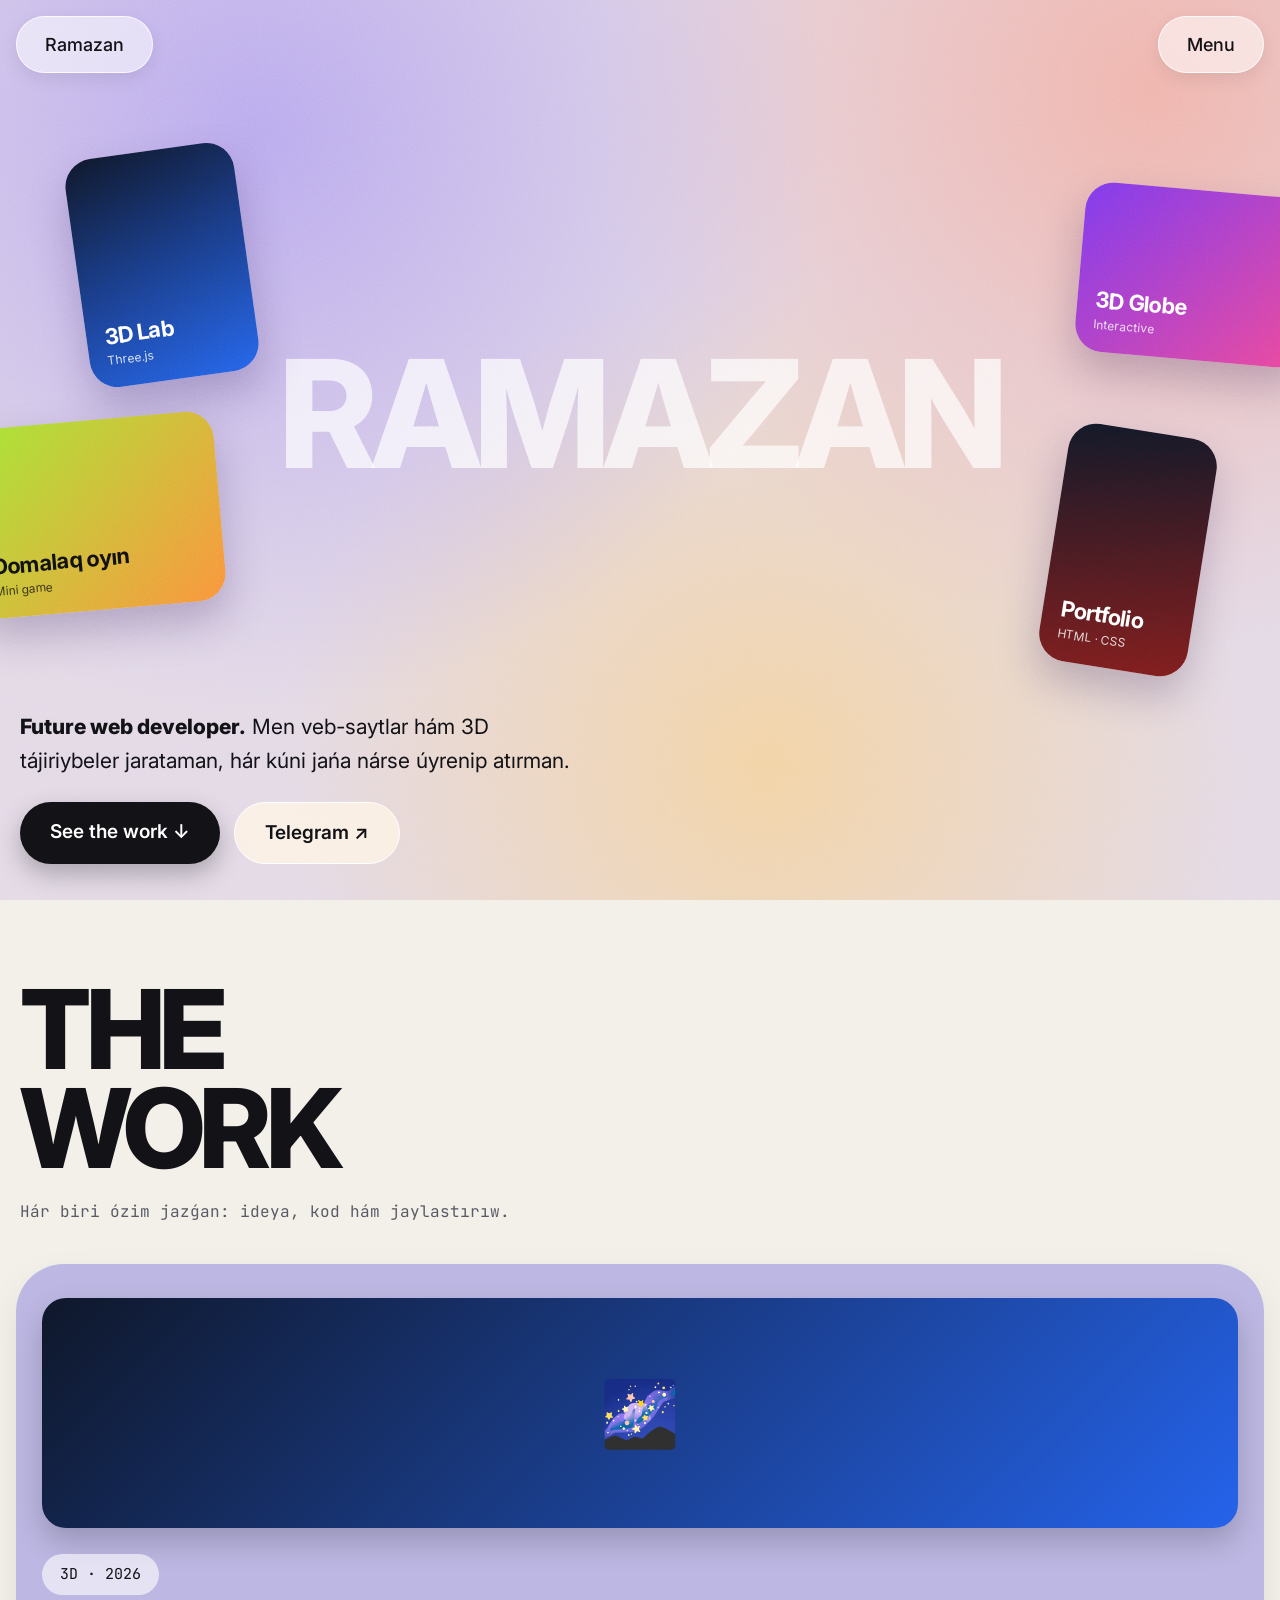
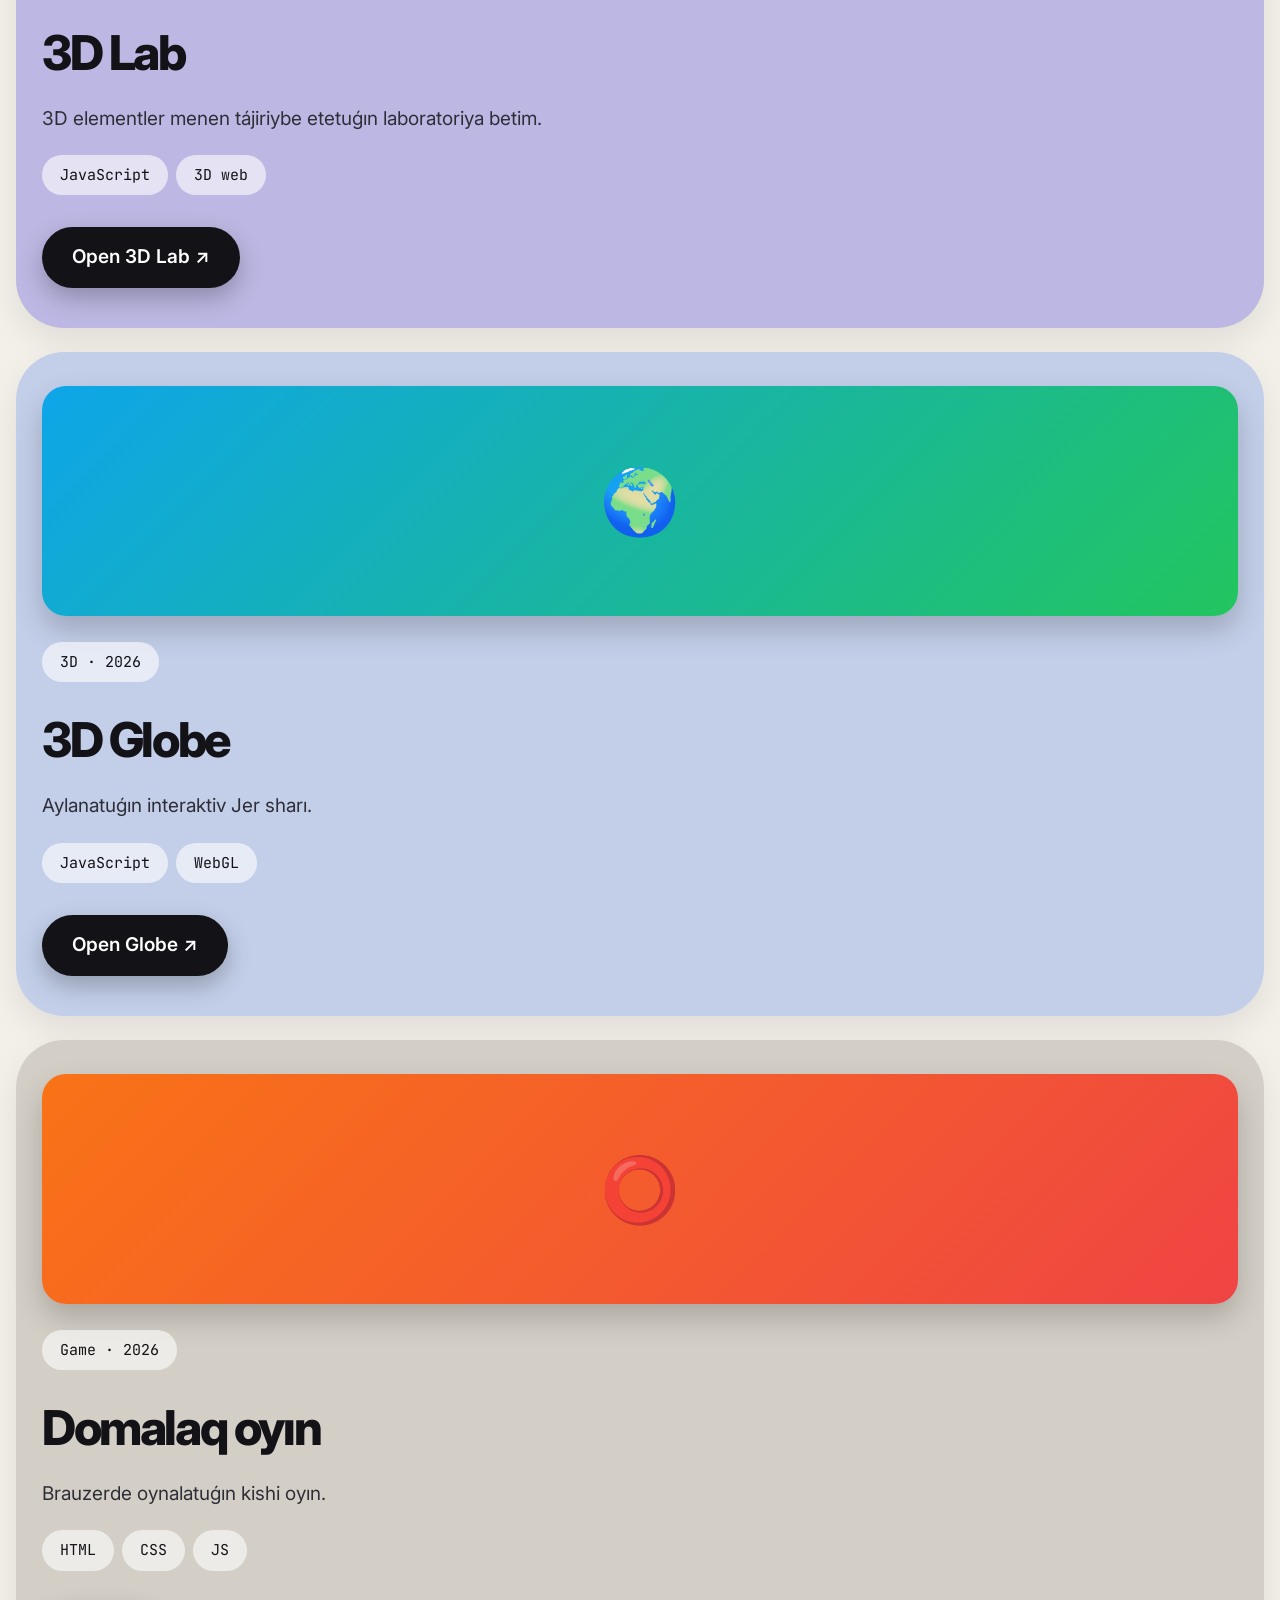
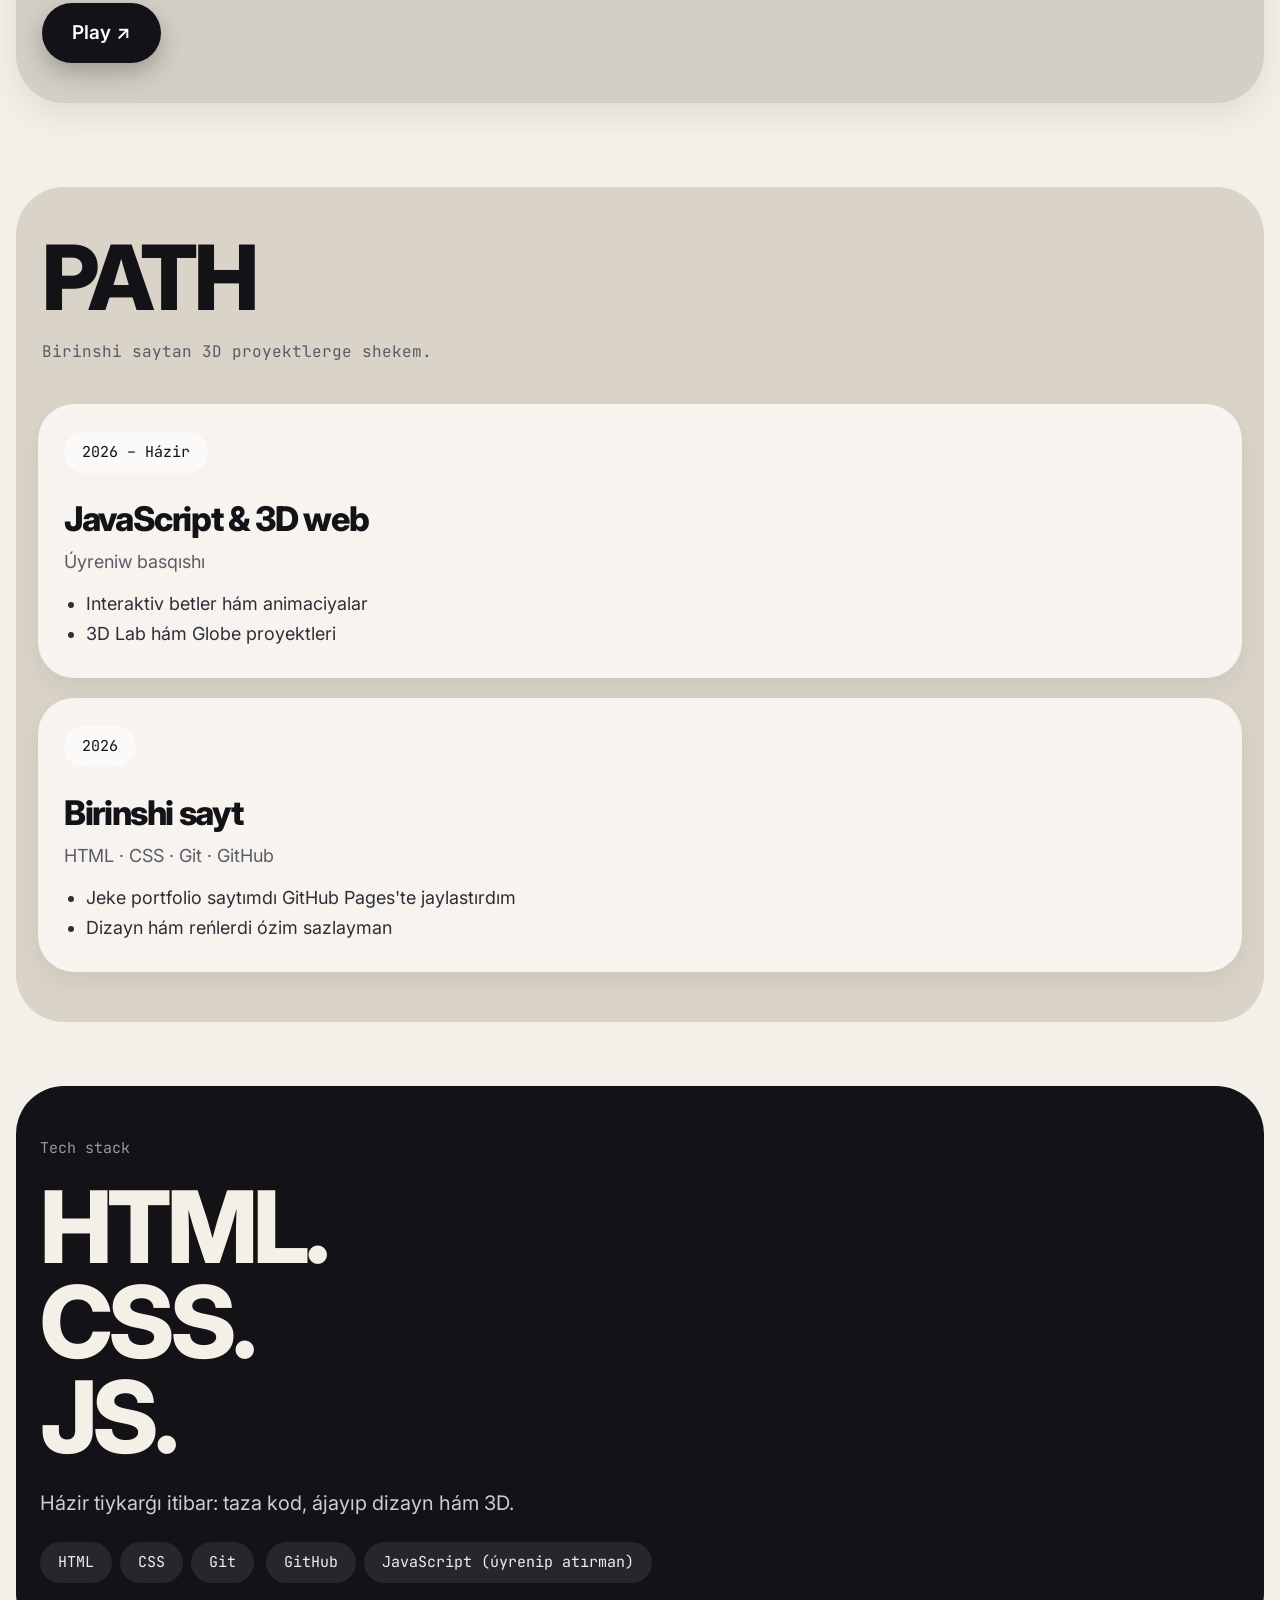
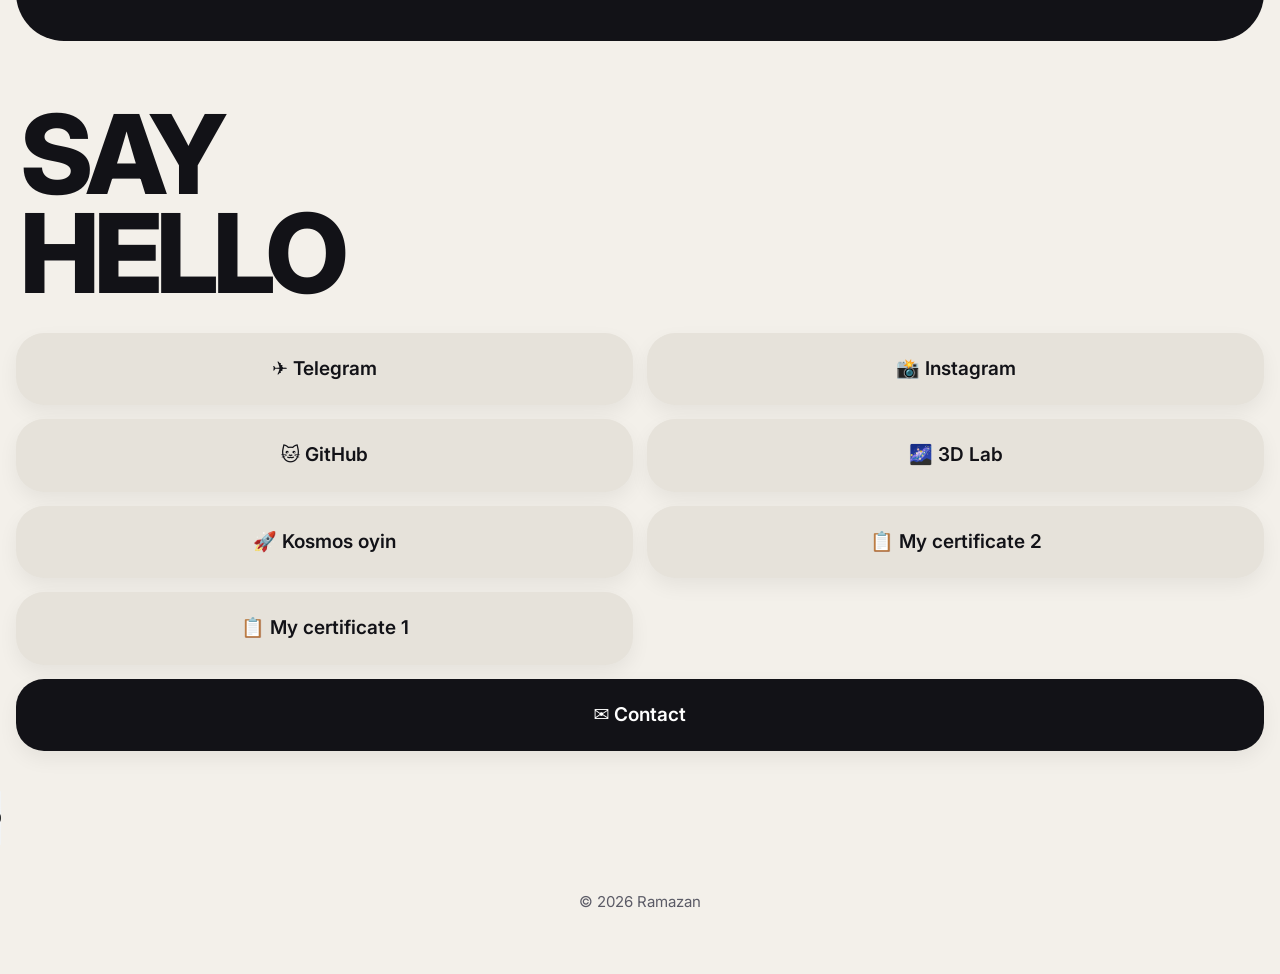
<file: index.html>
<!DOCTYPE html>
<html lang="kaa">
<head>
<meta charset="UTF-8">
<meta name="viewport" content="width=device-width, initial-scale=1">
<title>Ramazan Portfolio</title>
<link rel="preconnect" href="https://fonts.googleapis.com">
<link href="https://fonts.googleapis.com/css2?family=Inter:wght@400;500;600;800&family=JetBrains+Mono:wght@400;500&display=swap" rel="stylesheet">
<style>
:root{
  --bg:#f3f0ea;
  --ink:#121217;
  --muted:#5b5b66;
  --card:#f7f4ef;
  --dark:#121217;
}
*{margin:0;padding:0;box-sizing:border-box}
html{scroll-behavior:smooth}
body{
  background:var(--bg);color:var(--ink);
  font-family:'Inter',system-ui,sans-serif;
  overflow-x:hidden;line-height:1.5;
}
a{color:inherit;text-decoration:none}
.mono{font-family:'JetBrains Mono',monospace}

/* ===== NAV ===== */
.nav{
  position:fixed;top:16px;left:16px;right:16px;z-index:50;
  display:flex;justify-content:space-between;
}
.pill{
  padding:14px 28px;border-radius:999px;
  font-size:18px;font-weight:500;color:var(--ink);
  background:rgba(255,255,255,.55);
  border:1px solid rgba(255,255,255,.8);
  backdrop-filter:blur(14px);-webkit-backdrop-filter:blur(14px);
  box-shadow:0 6px 18px rgba(0,0,0,.08);
  cursor:pointer;font-family:inherit;
}

/* ===== MENU ===== */
.menu{
  position:fixed;inset:0;z-index:40;
  display:flex;align-items:flex-start;justify-content:center;
  padding:100px 16px 16px;
  background:rgba(243,240,234,.35);
  backdrop-filter:blur(6px);-webkit-backdrop-filter:blur(6px);
  opacity:0;pointer-events:none;transition:opacity .3s;
}
.menu.open{opacity:1;pointer-events:auto}
.menu-box{
  width:100%;max-width:520px;background:#e6e2da;border-radius:36px;
  padding:28px 30px;box-shadow:0 20px 50px rgba(0,0,0,.18);
  transform:translateY(-20px) scale(.97);transition:transform .35s;
}
.menu.open .menu-box{transform:none}
.menu-box a.big{
  display:block;font-size:46px;font-weight:800;letter-spacing:-.04em;
  line-height:1.2;margin:10px 0;
}
.menu-box .cta{
  display:block;text-align:center;margin-top:20px;
  background:var(--dark);color:#fff;border-radius:999px;
  padding:18px;font-weight:600;font-size:20px;
}

/* ===== HERO ===== */
.hero{
  position:relative;min-height:100svh;overflow:hidden;
  background:
    radial-gradient(circle at 20% 15%,#b9a9ee 0,transparent 45%),
    radial-gradient(circle at 90% 10%,#f0b4ac 0,transparent 40%),
    radial-gradient(circle at 60% 85%,#f3d3a4 0,transparent 45%),
    #e3d9e6;
  display:flex;flex-direction:column;justify-content:flex-end;
  padding:0 20px 36px;
}
.hero::after{ /* grain */
  content:"";position:absolute;inset:0;pointer-events:none;opacity:.25;mix-blend-mode:overlay;
  background-image:url("data:image/svg+xml;utf8,<svg xmlns='http://www.w3.org/2000/svg' width='160' height='160'><filter id='n'><feTurbulence type='fractalNoise' baseFrequency='.9' numOctaves='2'/></filter><rect width='100%' height='100%' filter='url(%23n)'/></svg>");
}
.hero-title{
  position:absolute;left:0;right:0;top:46%;transform:translateY(-50%);
  text-align:center;font-size:clamp(78px,24vw,150px);font-weight:800;
  letter-spacing:-.05em;line-height:.85;color:rgba(255,255,255,.7);
  pointer-events:none;
}
.float{
  position:absolute;border-radius:28px;
  box-shadow:0 20px 40px rgba(40,20,80,.25);
  animation:bob 6s ease-in-out infinite;
  overflow:hidden;color:#fff;padding:18px;
  display:flex;flex-direction:column;justify-content:flex-end;
}
.float b{font-size:22px;letter-spacing:-.03em;line-height:1.1}
.float small{opacity:.8;font-size:12px;margin-top:4px}
.f1{width:170px;height:230px;left:6%;top:150px;transform:rotate(-8deg);
    background:linear-gradient(160deg,#0f172a,#2563eb)}
.f2{width:230px;height:170px;right:-30px;top:190px;transform:rotate(5deg);
    background:linear-gradient(135deg,#7c3aed,#ec4899);animation-delay:-2s}
.f3{width:250px;height:190px;left:-30px;top:420px;transform:rotate(-5deg);
    background:linear-gradient(135deg,#a3e635,#fb923c);color:#111;animation-delay:-4s}
.f4{width:150px;height:240px;right:6%;top:430px;transform:rotate(9deg);
    background:linear-gradient(170deg,#111827,#7f1d1d);animation-delay:-1s}
@keyframes bob{50%{translate:0 -12px}}

.hero-copy{position:relative;z-index:2;max-width:560px}
.hero-copy p{font-size:21px;line-height:1.6;margin-bottom:24px}
.hero-copy p strong{font-weight:800}
.btns{display:flex;gap:14px;flex-wrap:wrap}
.btn{
  display:inline-block;padding:16px 30px;border-radius:999px;
  font-weight:600;font-size:19px;
}
.btn.dark{background:var(--dark);color:#fff;box-shadow:0 10px 24px rgba(0,0,0,.25)}
.btn.light{background:rgba(255,245,230,.8);border:1px solid #fff}

/* ===== SECTIONS ===== */
section.pad{padding:80px 16px 40px}
h2.title{
  font-size:clamp(48px,15vw,110px);font-weight:800;
  letter-spacing:-.05em;line-height:.9;text-transform:uppercase;
  padding:0 4px;
}
.sub{
  font-family:'JetBrains Mono',monospace;color:var(--muted);
  font-size:16px;margin:22px 4px 40px;max-width:520px;
}

/* ===== WORK CARDS ===== */
.work{
  border-radius:48px;padding:34px 26px 40px;margin-bottom:24px;
  box-shadow:0 14px 34px rgba(0,0,0,.08);
}
.work .shot{
  height:230px;border-radius:24px;margin-bottom:26px;
  box-shadow:0 14px 30px rgba(0,0,0,.2);
  display:flex;align-items:center;justify-content:center;
  font-size:64px;
}
.chip{
  display:inline-block;font-family:'JetBrains Mono',monospace;
  background:rgba(255,255,255,.6);border-radius:999px;
  padding:9px 18px;font-size:15px;margin:0 8px 8px 0;
}
.work h3{font-size:48px;font-weight:800;letter-spacing:-.05em;margin:14px 0}
.work p{font-size:19px;line-height:1.7;color:#2e2e38;margin-bottom:20px}
.w1{background:#bdb8e3}
.w2{background:#c3cfe9}
.w3{background:#d4cfc6}

/* ===== PATH / EXPERIENCE ===== */
.exp{background:#d9d3c8;border-radius:48px;padding:50px 22px;margin:0 0 24px}
.item{
  background:var(--card);border-radius:36px;padding:28px 26px;margin-top:20px;
  box-shadow:0 10px 26px rgba(0,0,0,.06);
}
.item h4{font-size:34px;font-weight:800;letter-spacing:-.04em;margin:12px 0 4px}
.item .role{color:var(--muted);font-size:18px;margin-bottom:14px}
.item ul{padding-left:22px;font-size:18px;line-height:1.7;color:#2e2e38}

/* ===== DARK ===== */
.dark-sec{
  background:var(--dark);color:#f4f0e8;border-radius:48px;
  padding:50px 24px;margin-bottom:24px;
}
.dark-sec h2{font-size:clamp(46px,14vw,100px);font-weight:800;letter-spacing:-.05em;line-height:.95}
.dark-sec p{font-size:20px;line-height:1.7;color:#cfcad8;margin:22px 0}
.dark-sec .chip{background:#26262d;color:#eee}

/* ===== CONTACT ===== */
.links{display:grid;grid-template-columns:1fr 1fr;gap:14px;margin-top:30px}
.links a{
  background:#e6e2da;border-radius:28px;padding:22px 14px;text-align:center;
  font-size:19px;font-weight:600;box-shadow:0 8px 20px rgba(0,0,0,.06);
  transition:transform .2s;
}
.links a:active{transform:scale(.96)}
.links a.wide{grid-column:1/-1;background:var(--dark);color:#fff}
footer{text-align:center;color:var(--muted);padding:40px 16px 60px;font-size:15px}

/* ===== REVEAL ===== */
.rv{opacity:0;transform:translateY(40px);transition:all .8s cubic-bezier(.2,.7,.2,1)}
.rv.in{opacity:1;transform:none}
</style>
</head>
<body>

<!-- NAV -->
<div class="nav">
  <a class="pill" href="#top">Ramazan</a>
  <button class="pill" id="menuBtn">Menu</button>
</div>

<!-- MENU -->
<div class="menu" id="menu">
  <div class="menu-box">
    <a class="big" href="#work">Work</a>
    <a class="big" href="#path">Path</a>
    <a class="big" href="#stack">Stack</a>
    <a class="big" href="#contact">Contact</a>
    <a class="cta" href="lab.html">3D Lab ↗</a>
  </div>
</div>

<!-- HERO -->
<header class="hero" id="top">
  <div class="hero-title">RAMAZAN</div>

  <div class="float f1"><b>3D Lab</b><small>Three.js</small></div>
  <div class="float f2"><b>3D Globe</b><small>Interactive</small></div>
  <div class="float f3"><b>Domalaq oyın</b><small>Mini game</small></div>
  <div class="float f4"><b>Portfolio</b><small>HTML · CSS</small></div>

  <div class="hero-copy">
    <p><strong>Future web developer.</strong> Men veb-saytlar hám 3D tájiriybeler jaratаman, hár kúni jańa nárse úyrenip atırman.</p>
    <div class="btns">
      <a class="btn dark" href="#work">See the work ↓</a>
      <a class="btn light" href="https://t.me/bax1iyarovch">Telegram ↗</a>
    </div>
  </div>
</header>

<!-- WORK -->
<section class="pad" id="work">
  <h2 class="title rv">The<br>Work</h2>
  <p class="sub rv">Hár biri ózim jazǵan: ideya, kod hám jaylastırıw.</p>

  <article class="work w1 rv">
    <div class="shot" style="background:linear-gradient(135deg,#0f172a,#2563eb);color:#fff">🌌</div>
    <span class="chip">3D · 2026</span>
    <h3>3D Lab</h3>
    <p>3D elementler menen tájiriybe etetuǵın laboratoriya betim.</p>
    <span class="chip">JavaScript</span><span class="chip">3D web</span><br><br>
    <a class="btn dark" href="lab.html">Open 3D Lab ↗</a>
  </article>

  <article class="work w2 rv">
    <div class="shot" style="background:linear-gradient(135deg,#0ea5e9,#22c55e)">🌍</div>
    <span class="chip">3D · 2026</span>
    <h3>3D Globe</h3>
    <p>Aylanatuǵın interaktiv Jer sharı.</p>
    <span class="chip">JavaScript</span><span class="chip">WebGL</span><br><br>
    <a class="btn dark" href="globe.html">Open Globe ↗</a>
  </article>

  <article class="work w3 rv">
    <div class="shot" style="background:linear-gradient(135deg,#f97316,#ef4444)">⭕</div>
    <span class="chip">Game · 2026</span>
    <h3>Domalaq oyın</h3>
    <p>Brauzerde oynalatuǵın kishi oyın.</p>
    <span class="chip">HTML</span><span class="chip">CSS</span><span class="chip">JS</span><br><br>
    <a class="btn dark" href="domalaq.html">Play ↗</a>
  </article>
</section>

<!-- PATH -->
<section class="pad" id="path" style="padding-top:20px">
  <div class="exp">
    <h2 class="title rv" style="font-size:clamp(40px,12vw,90px)">Path</h2>
    <p class="sub rv">Birinshi saytan 3D proyektlerge shekem.</p>

    <div class="item rv">
      <span class="chip">2026 – Házir</span>
      <h4>JavaScript &amp; 3D web</h4>
      <div class="role">Úyreniw basqıshı</div>
      <ul>
        <li>Interaktiv betler hám animaciyalar</li>
        <li>3D Lab hám Globe proyektleri</li>
      </ul>
    </div>

    <div class="item rv">
      <span class="chip">2026</span>
      <h4>Birinshi sayt</h4>
      <div class="role">HTML · CSS · Git · GitHub</div>
      <ul>
        <li>Jeke portfolio saytımdı GitHub Pages'te jaylastırdım</li>
        <li>Dizayn hám reńlerdi ózim sazlayman</li>
      </ul>
    </div>
  </div>
</section>

<!-- STACK (dark) -->
<section style="padding:0 16px" id="stack">
  <div class="dark-sec rv">
    <p class="mono" style="font-size:15px;color:#9a96a6;margin:0 0 18px">Tech stack</p>
    <h2>HTML.<br>CSS.<br>JS.</h2>
    <p>Házir tiykarǵı itibar: taza kod, ájayıp dizayn hám 3D.</p>
    <span class="chip">HTML</span><span class="chip">CSS</span><span class="chip">Git</span>
    <span class="chip">GitHub</span><span class="chip">JavaScript (úyrenip atırman)</span>
  </div>
</section>

<!-- CONTACT -->
<section class="pad" id="contact" style="padding-top:40px">
  <h2 class="title rv">Say<br>Hello</h2>
  <div class="links rv">
    <a href="https://t.me/bax1iyarovch">✈️ Telegram</a>
    <a href="https://instagram.com/bxtiyrvch" target="_blank" rel="noopener">📸 Instagram</a>
    <a href="https://github.com/bax1iyarvch-png">🐱 GitHub</a>
    <a href="lab.html">🌌 3D Lab</a>
    <a href="kosmos.html">🚀 Kosmos oyin</a>
    <a href="file_00000000b6048210bc3039b240d6b704.png">📋 My certificate 2</a>
    <a href="file_0000000010c882109508dc13db12b785.png">📋 My certificate 1</a>
    <a class="wide" href="mailto:bax1iyarvch@email.com">✉️ Contact</a>
  </div>
</section>
 <div class="audio-container">
    <audio controls>
        <source src="Naruto [AMV] - Blue Bird.mp3" type="audio/mpeg">
    </audio>
 </div>
  
<footer>© 2026 Ramazan</footer>

<script>
  const menu = document.getElementById('menu');
  const btn = document.getElementById('menuBtn');
  function toggle(open){
    menu.classList.toggle('open', open);
    btn.textContent = open ? 'Close' : 'Menu';
  }
  btn.addEventListener('click', () => toggle(!menu.classList.contains('open')));
  menu.querySelectorAll('a').forEach(a => a.addEventListener('click', () => toggle(false)));

  const io = new IntersectionObserver(es => {
    es.forEach(e => { if (e.isIntersecting) { e.target.classList.add('in'); io.unobserve(e.target); } });
  }, { threshold: .12 });
  document.querySelectorAll('.rv').forEach(el => io.observe(el));
</script>
</body>
</html>
</file>
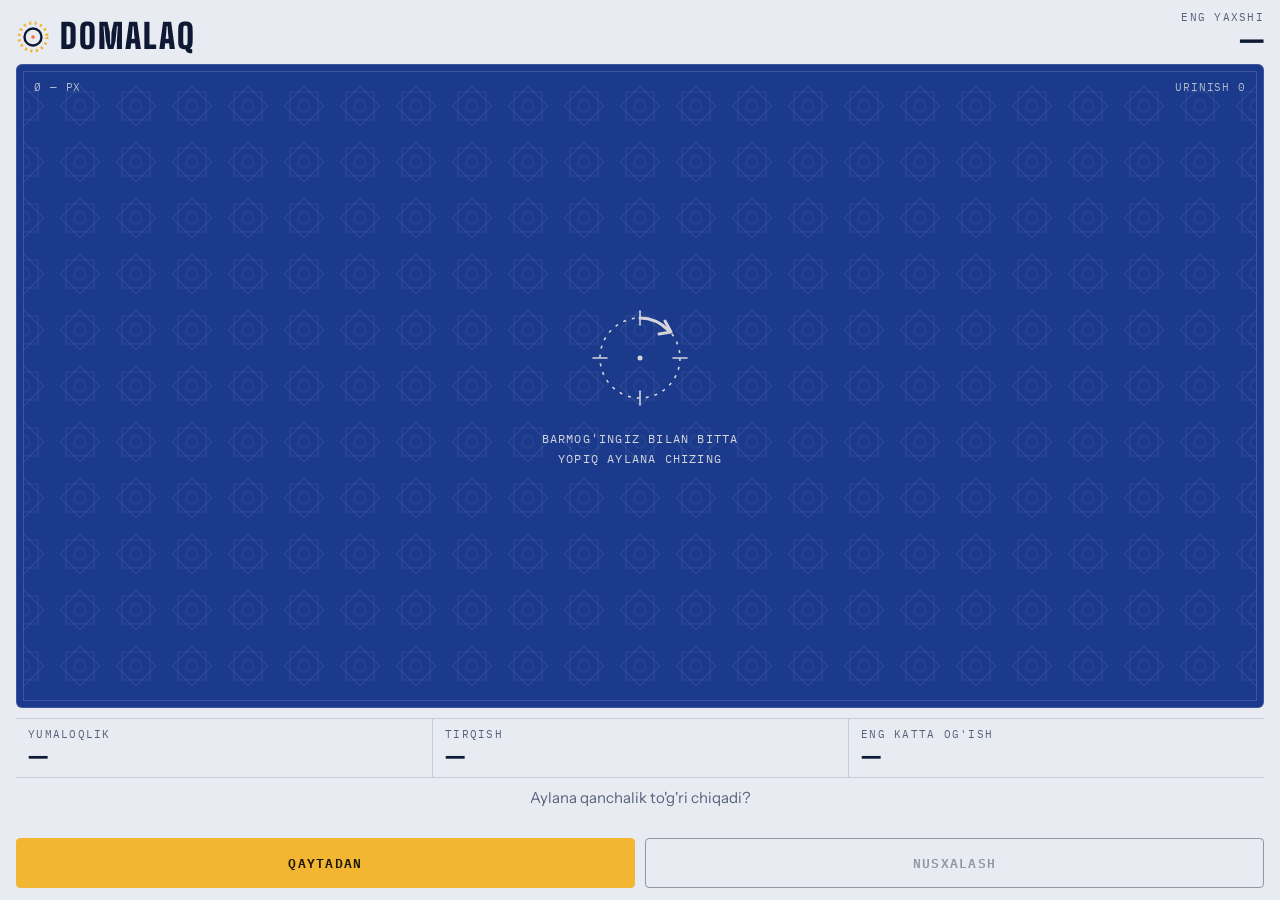
<file: domalaq.html>
<!doctype html>
<html lang="uz">
<head>
<meta charset="utf-8">
<meta name="viewport" content="width=device-width, initial-scale=1, viewport-fit=cover">
<style>:root{color-scheme:light}body{margin:0}[hidden]{display:none!important}</style>
<title>Domalaq</title>
<link rel="preconnect" href="https://fonts.googleapis.com">
<link rel="preconnect" href="https://fonts.gstatic.com" crossorigin>
<link href="https://fonts.googleapis.com/css2?family=Big+Shoulders+Display:wght@700;800;900&family=IBM+Plex+Mono:wght@400;500&family=Instrument+Sans:wght@400;500;600&display=swap" rel="stylesheet">
<style>
/* Concept: a measuring instrument. Cobalt glazed-tile stage (Samarkand), chalk stroke, condensed gauge numerals, mono readouts. Page chrome follows the theme; the stage stays cobalt in both. */
:root {
  --bg: #e8ecf2;
  --fg: #0e1a33;
  --muted: #566179;
  --line: #c3cbd9;
  --stage: #1b3a8c;
  --chalk: #f4f1e8;
  --good: #1fd1bc;
  --warn: #f2b632;
  --bad: #ff6a45;
  --accent: #f2b632;
  --accent-ink: #1c1604;
  --font-display: 'Big Shoulders Display', 'Arial Narrow', Impact, sans-serif;
  --font-body: 'Instrument Sans', system-ui, -apple-system, 'Segoe UI', sans-serif;
  --font-mono: 'IBM Plex Mono', ui-monospace, 'SF Mono', Menlo, monospace;
}
@media (prefers-color-scheme: dark) {
  :root:not([data-theme="light"]) {
    --bg: #0a1022;
    --fg: #e8edfa;
    --muted: #8c98b8;
    --line: #25304f;
    --stage: #15307a;
    color-scheme: dark;
  }
}
:root[data-theme="dark"] {
  --bg: #0a1022;
  --fg: #e8edfa;
  --muted: #8c98b8;
  --line: #25304f;
  --stage: #15307a;
  color-scheme: dark;
}

* { box-sizing: border-box; }
html, body { height: 100%; }
body {
  background: var(--bg);
  color: var(--fg);
  font-family: var(--font-body);
  font-size: 15px;
  display: flex;
  flex-direction: column;
  gap: 10px;
  padding-block: 12px;
  padding-left: max(16px, env(safe-area-inset-left, 0px));
  padding-right: max(16px, env(safe-area-inset-right, 0px));
  overscroll-behavior: none;
  -webkit-tap-highlight-color: transparent;
}

header { display: flex; align-items: flex-end; justify-content: space-between; gap: 12px; }
.brand { display: flex; align-items: center; gap: 10px; min-width: 0; }
.brand svg { width: 34px; height: 34px; flex: none; }
.brand h1 {
  margin: 0;
  font-family: var(--font-display);
  font-weight: 900;
  font-size: 34px;
  line-height: 0.9;
  letter-spacing: 0.06em;
  text-transform: uppercase;
}
.record { text-align: right; line-height: 1; display: grid; gap: 4px; }
.label { font-family: var(--font-mono); font-size: 10.5px; letter-spacing: 0.12em; text-transform: uppercase; color: var(--muted); }
.record b { font-family: var(--font-display); font-weight: 800; font-size: 30px; line-height: 0.9; font-variant-numeric: tabular-nums; letter-spacing: 0.01em; }

.stage {
  position: relative;
  flex: 1;
  min-height: 0;
  border-radius: 6px;
  background-color: var(--stage);
  background-image: url("data:image/svg+xml,%3Csvg xmlns='http://www.w3.org/2000/svg' width='56' height='56'%3E%3Cg fill='none' stroke='%23ffffff' stroke-opacity='.08' stroke-width='1'%3E%3Crect x='14' y='14' width='28' height='28'/%3E%3Crect x='14' y='14' width='28' height='28' transform='rotate(45 28 28)'/%3E%3Ccircle cx='28' cy='28' r='6'/%3E%3C/g%3E%3C/svg%3E");
  background-size: 56px 56px;
  background-position: center;
  box-shadow: inset 0 0 0 1px rgba(255,255,255,0.14), inset 0 0 0 7px var(--stage), inset 0 0 0 8px rgba(255,255,255,0.14);
  overflow: hidden;
  color: var(--chalk);
}
canvas { position: absolute; inset: 0; width: 100%; height: 100%; touch-action: none; cursor: crosshair; }

.readout {
  position: absolute;
  left: 18px; right: 18px; top: 16px;
  display: flex; justify-content: space-between; gap: 12px;
  font-family: var(--font-mono);
  font-size: 11px;
  letter-spacing: 0.08em;
  text-transform: uppercase;
  color: var(--chalk);
  opacity: 0.7;
  pointer-events: none;
  font-variant-numeric: tabular-nums;
}

.hint {
  position: absolute; inset: 0;
  display: grid; place-items: center;
  pointer-events: none;
  text-align: center;
  padding: 28px;
  transition: opacity 0.25s;
}
.hint div { display: grid; gap: 16px; justify-items: center; max-width: 22ch; }
.hint svg { width: 110px; height: 110px; opacity: 0.85; }
.hint span { font-family: var(--font-mono); font-size: 12px; letter-spacing: 0.1em; text-transform: uppercase; line-height: 1.6; opacity: 0.85; }

.score {
  position: absolute;
  transform: translate(-50%, -50%);
  pointer-events: none;
  display: grid; justify-items: center; gap: 2px;
  white-space: nowrap;
}
.score .num {
  font-family: var(--font-display);
  font-weight: 900;
  line-height: 0.85;
  font-variant-numeric: tabular-nums;
  letter-spacing: 0.01em;
  text-shadow: 0 0 18px var(--stage), 0 0 6px var(--stage), 0 2px 0 rgba(0,0,0,0.18);
}
.score .grade {
  font-family: var(--font-mono);
  font-size: 11px;
  letter-spacing: 0.22em;
  text-transform: uppercase;
  color: var(--chalk);
  background: var(--stage);
  padding: 3px 8px;
  border-radius: 2px;
  box-shadow: 0 0 0 1px rgba(255,255,255,0.35);
}

.metrics { margin: 0; display: grid; grid-template-columns: repeat(3, 1fr); border-block: 1px solid var(--line); }
.metrics > div { padding: 8px 4px 8px 12px; display: grid; gap: 5px; min-width: 0; }
.metrics > div + div { border-left: 1px solid var(--line); }
.metrics dt { margin: 0; }
.metrics dd { margin: 0; font-family: var(--font-display); font-weight: 800; font-size: 24px; line-height: 0.95; font-variant-numeric: tabular-nums; letter-spacing: 0.01em; white-space: nowrap; }
.metrics dd small { font-family: var(--font-mono); font-weight: 400; font-size: 11px; color: var(--muted); letter-spacing: 0.04em; margin-left: 2px; }

.verdict { margin: 0; min-height: 2.7em; text-align: center; color: var(--muted); line-height: 1.35; text-wrap: balance; }
.verdict strong { color: var(--fg); font-weight: 600; }

.actions { display: flex; gap: 10px; }
button {
  flex: 1; min-width: 0; height: 50px;
  border-radius: 4px;
  border: 1.5px solid var(--fg);
  background: transparent;
  color: var(--fg);
  font: 600 13px var(--font-mono);
  letter-spacing: 0.1em;
  text-transform: uppercase;
  cursor: pointer;
}
button.primary { background: var(--accent); border-color: var(--accent); color: var(--accent-ink); }
button:focus-visible { outline: 3px solid var(--fg); outline-offset: 2px; }
button:active { transform: translateY(1px); }
button:disabled { opacity: 0.4; cursor: default; }
@media (prefers-reduced-motion: reduce) { .hint { transition: none; } button:active { transform: none; } }
@media (max-width: 380px) {
  .brand h1 { font-size: 28px; }
  .metrics dd { font-size: 21px; }
  .metrics > div { padding-left: 8px; }
}
</style>

</head>
<body>
<header>
  <div class="brand">
    <svg viewBox="0 0 34 34" aria-hidden="true">
      <circle cx="17" cy="17" r="14" fill="none" stroke="var(--accent)" stroke-width="3" stroke-dasharray="2.2 3.4"/>
      <circle cx="17" cy="17" r="8.5" fill="none" stroke="var(--fg)" stroke-width="2.4"/>
      <circle cx="17" cy="17" r="1.8" fill="var(--bad)"/>
    </svg>
    <h1>Domalaq</h1>
  </div>
  <div class="record"><span class="label">Eng yaxshi</span><b id="best">—</b></div>
</header>

<div class="stage" id="stage">
  <canvas id="cv" aria-label="Chizish maydoni"></canvas>
  <div class="readout"><span id="roA">Ø — px</span><span id="roB">Urinish 0</span></div>
  <div class="hint" id="hint">
    <div>
      <svg viewBox="0 0 110 110" aria-hidden="true" fill="none" stroke="currentColor">
        <circle cx="55" cy="55" r="40" stroke-width="1.6" stroke-dasharray="3 6"/>
        <circle cx="55" cy="55" r="2.5" fill="currentColor" stroke="none"/>
        <path d="M55 8v14M55 88v14M8 55h14M88 55h14" stroke-width="1.6" stroke-linecap="round"/>
        <path d="M55 15 a40 40 0 0 1 28 12" stroke-width="3" stroke-linecap="round"/>
        <path d="M80 18 l6 11 l-12 2" stroke-width="3" stroke-linecap="round" stroke-linejoin="round"/>
      </svg>
      <span>Barmog'ingiz bilan bitta yopiq aylana chizing</span>
    </div>
  </div>
  <div class="score" id="score" hidden><span class="num" id="num"></span><span class="grade" id="grade"></span></div>
</div>

<dl class="metrics" aria-label="Natija tahlili">
  <div><dt class="label">Yumaloqlik</dt><dd id="m1">—</dd></div>
  <div><dt class="label">Tirqish</dt><dd id="m2">—</dd></div>
  <div><dt class="label">Eng katta og'ish</dt><dd id="m3">—</dd></div>
</dl>

<p class="verdict" id="verdict" aria-live="polite">Aylana qanchalik to'g'ri chiqadi?</p>

<div class="actions">
  <button type="button" id="again" class="primary">Qaytadan</button>
  <button type="button" id="copy" disabled>Nusxalash</button>
</div>

<script>
// <score>
function resample(pts, n) {
  const cum = [0];
  for (let i = 1; i < pts.length; i++) cum.push(cum[i - 1] + Math.hypot(pts[i].x - pts[i - 1].x, pts[i].y - pts[i - 1].y));
  const total = cum[cum.length - 1];
  if (total === 0) return pts.slice();
  const out = [];
  let j = 1;
  for (let k = 0; k < n; k++) {
    const target = (total * k) / (n - 1);
    while (j < cum.length - 1 && cum[j] < target) j++;
    const seg = cum[j] - cum[j - 1] || 1;
    const t = (target - cum[j - 1]) / seg;
    out.push({ x: pts[j - 1].x + (pts[j].x - pts[j - 1].x) * t, y: pts[j - 1].y + (pts[j].y - pts[j - 1].y) * t });
  }
  return out;
}

function fitCircle(p) {
  const n = p.length;
  let mx = 0, my = 0;
  for (const q of p) { mx += q.x; my += q.y; }
  mx /= n; my /= n;
  let Suu = 0, Suv = 0, Svv = 0, Suuu = 0, Svvv = 0, Suvv = 0, Svuu = 0;
  for (const q of p) {
    const u = q.x - mx, v = q.y - my;
    Suu += u * u; Suv += u * v; Svv += v * v;
    Suuu += u * u * u; Svvv += v * v * v; Suvv += u * v * v; Svuu += v * u * u;
  }
  const det = Suu * Svv - Suv * Suv;
  if (Math.abs(det) < 1e-9) return null;
  const b1 = 0.5 * (Suuu + Suvv), b2 = 0.5 * (Svvv + Svuu);
  const uc = (b1 * Svv - b2 * Suv) / det;
  const vc = (Suu * b2 - Suv * b1) / det;
  const r = Math.sqrt(uc * uc + vc * vc + (Suu + Svv) / n);
  return { cx: mx + uc, cy: my + vc, r };
}

function sweepAngle(pts, cx, cy) {
  let total = 0, prev = Math.atan2(pts[0].y - cy, pts[0].x - cx);
  for (let i = 1; i < pts.length; i++) {
    const a = Math.atan2(pts[i].y - cy, pts[i].x - cx);
    let d = a - prev;
    while (d > Math.PI) d -= 2 * Math.PI;
    while (d < -Math.PI) d += 2 * Math.PI;
    total += d;
    prev = a;
  }
  return Math.abs(total);
}

// Returns { status: 'ok' | 'small' | 'open' | 'invalid', score, rms, gap, sweep, cx, cy, r, devs }
function scoreStroke(raw) {
  if (raw.length < 12) return { status: 'invalid' };
  const p = resample(raw, 200);
  const c = fitCircle(p);
  if (!c || !isFinite(c.r)) return { status: 'invalid' };
  if (c.r < 30) return { status: 'small', ...c };
  const sweep = sweepAngle(raw, c.cx, c.cy);
  if (sweep < 0.88 * 2 * Math.PI) return { status: 'open', ...c };
  let sq = 0;
  for (const q of p) {
    const d = (Math.hypot(q.x - c.cx, q.y - c.cy) - c.r) / c.r;
    sq += d * d;
  }
  const rms = Math.sqrt(sq / p.length);
  const first = raw[0], last = raw[raw.length - 1];
  const gap = Math.hypot(first.x - last.x, first.y - last.y) / c.r;
  const score = Math.max(0, 100 * Math.exp(-rms * 6) - Math.min(40, gap * 30));
  const devs = raw.map(q => (Math.hypot(q.x - c.cx, q.y - c.cy) - c.r) / c.r);
  return { status: 'ok', score, rms, gap, sweep, cx: c.cx, cy: c.cy, r: c.r, devs };
}
// </score>

(function () {
  const $ = id => document.getElementById(id);
  const stage = $('stage'), cv = $('cv'), ctx = cv.getContext('2d');
  const hint = $('hint'), scoreEl = $('score'), numEl = $('num'), gradeEl = $('grade'), verdict = $('verdict');
  const bestEl = $('best'), againBtn = $('again'), copyBtn = $('copy');
  const roA = $('roA'), roB = $('roB'), m1 = $('m1'), m2 = $('m2'), m3 = $('m3');
  const reduce = window.matchMedia('(prefers-reduced-motion: reduce)').matches;

  let W = 0, H = 0, pts = [], drawing = false, result = null, lastText = '', best = 0, tries = 0, anim = 0;
  try { best = parseFloat(localStorage.getItem('halqa-best')) || 0; tries = parseInt(localStorage.getItem('halqa-tries'), 10) || 0; } catch (e) {}
  showBest(); showTries();

  function showBest() { bestEl.textContent = best > 0 ? best.toFixed(1) + '%' : '—'; }
  function showTries() { roB.textContent = 'Urinish ' + tries; }

  const css = name => getComputedStyle(document.documentElement).getPropertyValue(name).trim();
  function rgb(hex) {
    let h = hex.replace('#', '');
    if (h.length === 3) h = h.split('').map(ch => ch + ch).join('');
    const n = parseInt(h, 16);
    return [(n >> 16) & 255, (n >> 8) & 255, n & 255];
  }
  function mix(a, b, t) { return a.map((v, i) => v + (b[i] - v) * t); }
  const str = c => 'rgb(' + c.map(Math.round).join(',') + ')';
  // 0 = bad, 1 = good, with saffron in between
  function ramp(t) {
    const bad = rgb(css('--bad')), warn = rgb(css('--warn')), good = rgb(css('--good'));
    t = Math.max(0, Math.min(1, t));
    return t < 0.5 ? str(mix(bad, warn, t / 0.5)) : str(mix(warn, good, (t - 0.5) / 0.5));
  }

  function resize() {
    const r = stage.getBoundingClientRect();
    W = r.width; H = r.height;
    const dpr = Math.min(window.devicePixelRatio || 1, 3);
    cv.width = Math.round(W * dpr);
    cv.height = Math.round(H * dpr);
    ctx.setTransform(dpr, 0, 0, dpr, 0, 0);
    render();
  }

  function seg(a, b, color, width) {
    ctx.strokeStyle = color; ctx.lineWidth = width;
    ctx.beginPath(); ctx.moveTo(a.x, a.y); ctx.lineTo(b.x, b.y); ctx.stroke();
  }

  function label(text, x, y, align) {
    ctx.font = '500 11px ' + css('--font-mono');
    ctx.textAlign = align || 'left'; ctx.textBaseline = 'middle';
    ctx.lineWidth = 4; ctx.strokeStyle = css('--stage'); ctx.lineJoin = 'round';
    ctx.strokeText(text, x, y);
    ctx.fillStyle = css('--chalk'); ctx.fillText(text, x, y);
  }

  function render() {
    ctx.clearRect(0, 0, W, H);
    ctx.lineCap = 'round'; ctx.lineJoin = 'round';
    const chalk = css('--chalk');
    if (result && result.status === 'ok') {
      const { cx, cy, r } = result;
      // ideal circle
      ctx.save();
      ctx.setLineDash([2, 7]); ctx.strokeStyle = chalk; ctx.globalAlpha = 0.75; ctx.lineWidth = 2;
      ctx.beginPath(); ctx.arc(cx, cy, r, 0, Math.PI * 2); ctx.stroke();
      ctx.restore();
      // stroke coloured by local deviation
      const abs = result.devs.map(Math.abs);
      const sm = abs.map((_, i, a) => {
        let s = 0, n = 0;
        for (let k = Math.max(0, i - 3); k <= Math.min(a.length - 1, i + 3); k++) { s += a[k]; n++; }
        return s / n;
      });
      for (let i = 1; i < pts.length; i++) seg(pts[i - 1], pts[i], ramp(1 - sm[i] / 0.14), 5.5);
      // radius gauge
      const ang = -Math.PI / 5;
      const ex = cx + Math.cos(ang) * r, ey = cy + Math.sin(ang) * r;
      ctx.save();
      ctx.strokeStyle = chalk; ctx.globalAlpha = 0.9; ctx.lineWidth = 1.2;
      ctx.beginPath(); ctx.moveTo(cx, cy); ctx.lineTo(ex, ey); ctx.stroke();
      ctx.beginPath(); ctx.arc(cx, cy, 3.5, 0, Math.PI * 2); ctx.fillStyle = chalk; ctx.fill();
      ctx.restore();
      label('R ' + Math.round(r), cx + Math.cos(ang) * r * 0.5 + 6, cy + Math.sin(ang) * r * 0.5 - 10);
      // worst point marker
      let wi = 0;
      for (let i = 1; i < abs.length; i++) if (abs[i] > abs[wi]) wi = i;
      const wp = pts[wi];
      ctx.save();
      ctx.strokeStyle = chalk; ctx.lineWidth = 1.8;
      ctx.beginPath(); ctx.arc(wp.x, wp.y, 9, 0, Math.PI * 2); ctx.stroke();
      ctx.restore();
      const dx = wp.x - cx, dy = wp.y - cy, dl = Math.hypot(dx, dy) || 1;
      const lx = Math.max(34, Math.min(W - 34, wp.x + (dx / dl) * 30));
      const ly = Math.max(40, Math.min(H - 16, wp.y + (dy / dl) * 24));
      const sign = result.devs[wi] >= 0 ? '+' : '−';
      label(sign + (abs[wi] * 100).toFixed(1) + '%', lx, ly, 'center');
    } else if (pts.length > 1) {
      const col = result ? 'rgba(244,241,232,0.45)' : chalk;
      if (!result) { ctx.shadowColor = 'rgba(244,241,232,0.55)'; ctx.shadowBlur = 8; }
      for (let i = 1; i < pts.length; i++) seg(pts[i - 1], pts[i], col, 5);
      ctx.shadowBlur = 0;
    }
  }

  function pos(e) { const r = cv.getBoundingClientRect(); return { x: e.clientX - r.left, y: e.clientY - r.top }; }

  function clearMetrics() { m1.textContent = m2.textContent = m3.textContent = '—'; }

  function reset(text) {
    cancelAnimationFrame(anim);
    pts = []; result = null; drawing = false; lastText = '';
    scoreEl.hidden = true;
    copyBtn.disabled = true; copyBtn.textContent = 'Nusxalash';
    clearMetrics();
    roA.textContent = 'Ø — px';
    verdict.textContent = text || 'Aylana qanchalik to\'g\'ri chiqadi?';
    hint.style.opacity = 1;
    render();
  }

  function grade(s) {
    if (s >= 97) return 'Ustoz';
    if (s >= 92) return 'Usta';
    if (s >= 85) return 'Mohir';
    if (s >= 70) return 'Shogird';
    if (s >= 50) return 'Boshlovchi';
    return 'Eskiz';
  }
  function tier(s) {
    if (s >= 97) return 'Deyarli sirkul bilan chizilgandek.';
    if (s >= 92) return 'Juda silliq aylana.';
    if (s >= 85) return 'Yaxshi chiqdi, yana biroz aniqroq bo\'lishi mumkin.';
    if (s >= 70) return 'Yomon emas, lekin chetlari tekis emas.';
    if (s >= 50) return 'Tuxumga o\'xshab qoldi.';
    return 'Bu aylanadan ko\'ra boshqa shaklga o\'xshaydi.';
  }

  function countUp(to) {
    cancelAnimationFrame(anim);
    if (reduce) { numEl.textContent = to.toFixed(1) + '%'; return; }
    const t0 = performance.now(), dur = 800;
    const step = now => {
      const k = Math.min(1, (now - t0) / dur), e = 1 - Math.pow(1 - k, 3);
      numEl.textContent = (to * e).toFixed(1) + '%';
      if (k < 1) anim = requestAnimationFrame(step);
    };
    anim = requestAnimationFrame(step);
  }

  function finish() {
    drawing = false;
    result = scoreStroke(pts);
    if (result.status === 'invalid') { reset('Chiziq juda qisqa. Qaytadan chizing.'); return; }
    if (result.status === 'small') { render(); verdict.textContent = 'Juda kichik. Katta aylana chizing.'; return; }
    if (result.status === 'open') { render(); verdict.textContent = 'Aylana yopilmadi. Boshlagan joyingizga qaytib keling.'; return; }
    const s = Math.round(result.score * 10) / 10;
    const isBest = s > best;
    tries++;
    try { localStorage.setItem('halqa-tries', String(tries)); } catch (e) {}
    if (isBest) { best = s; try { localStorage.setItem('halqa-best', String(s)); } catch (e) {} showBest(); }
    showTries();
    // gauge
    const fs = Math.max(44, Math.min(104, result.r * 0.8));
    numEl.style.fontSize = fs + 'px';
    numEl.style.color = ramp((s - 40) / 55);
    gradeEl.textContent = grade(s);
    scoreEl.hidden = false;
    const halfW = fs * 1.3;
    scoreEl.style.left = Math.max(halfW, Math.min(W - halfW, result.cx)) + 'px';
    scoreEl.style.top = Math.max(fs * 0.9, Math.min(H - fs * 0.9, result.cy)) + 'px';
    countUp(s);
    // metrics
    const maxDev = Math.max.apply(null, result.devs.map(Math.abs));
    m1.textContent = (100 * Math.exp(-result.rms * 6)).toFixed(1) + '%';
    m2.innerHTML = Math.round(result.gap * result.r) + '<small>px</small>';
    m3.textContent = (maxDev * 100).toFixed(1) + '%';
    roA.textContent = 'Ø ' + Math.round(result.r * 2) + ' px';
    verdict.innerHTML = (isBest ? '<strong>Yangi rekord!</strong> ' : '') + tier(s);
    lastText = 'Domalaq: ' + s.toFixed(1) + '% (' + grade(s) + '), eng yaxshi: ' + best.toFixed(1) + '%';
    copyBtn.disabled = false;
    render();
  }

  cv.addEventListener('pointerdown', e => {
    if (e.pointerType === 'mouse' && e.button !== 0) return;
    e.preventDefault();
    try { cv.setPointerCapture(e.pointerId); } catch (err) {}
    reset('');
    verdict.textContent = 'Aylanani yoping va barmog\'ingizni ko\'taring.';
    hint.style.opacity = 0;
    drawing = true;
    pts.push(pos(e));
  });
  cv.addEventListener('pointermove', e => {
    if (!drawing) return;
    const p = pos(e), l = pts[pts.length - 1];
    if (Math.hypot(p.x - l.x, p.y - l.y) < 2.5) return;
    pts.push(p);
    let x0 = 1e9, x1 = -1e9, y0 = 1e9, y1 = -1e9;
    for (const q of pts) { if (q.x < x0) x0 = q.x; if (q.x > x1) x1 = q.x; if (q.y < y0) y0 = q.y; if (q.y > y1) y1 = q.y; }
    roA.textContent = 'Ø ≈ ' + Math.round(((x1 - x0) + (y1 - y0)) / 2) + ' px';
    render();
  });
  const up = e => { if (drawing) { e.preventDefault(); finish(); } };
  cv.addEventListener('pointerup', up);
  cv.addEventListener('pointercancel', () => { if (drawing) reset(''); });

  againBtn.addEventListener('click', () => reset(''));
  copyBtn.addEventListener('click', () => {
    if (!lastText) return;
    const done = () => { copyBtn.textContent = 'Nusxalandi'; setTimeout(() => { copyBtn.textContent = 'Nusxalash'; }, 1600); };
    const fallback = () => {
      const t = document.createElement('textarea');
      t.value = lastText; t.style.position = 'fixed'; t.style.opacity = '0';
      document.body.appendChild(t); t.select();
      try { document.execCommand('copy'); done(); } catch (err) { copyBtn.textContent = 'Nusxa olinmadi'; }
      document.body.removeChild(t);
    };
    if (navigator.clipboard && navigator.clipboard.writeText) {
      navigator.clipboard.writeText(lastText).then(done, fallback);
    } else fallback();
  });

  new ResizeObserver(resize).observe(stage);
  window.matchMedia('(prefers-color-scheme: dark)').addEventListener('change', render);
  if (document.fonts && document.fonts.ready) document.fonts.ready.then(render);
  resize();
})();
</script>
</body>
</html>
</file>
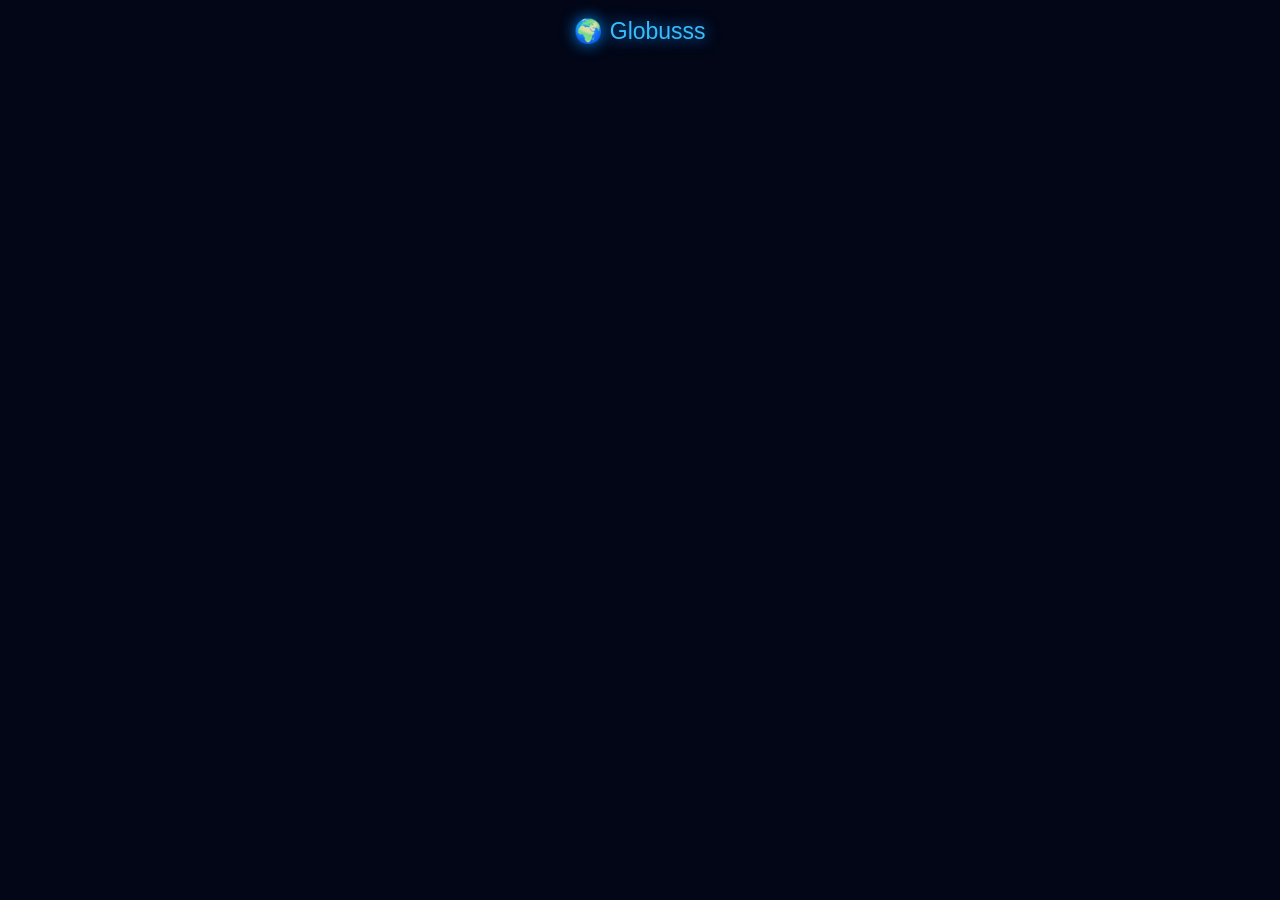
<file: globe.html>
<!DOCTYPE html>
<html lang="uz">
<head>
<meta charset="UTF-8">
<meta name="viewport" content="width=device-width, initial-scale=1.0">

<title>Globusss</title>

<link rel="stylesheet"
href="https://cesium.com/downloads/cesiumjs/releases/1.130/Build/Cesium/Widgets/widgets.css">

<style>
* {
  margin: 0;
  padding: 0;
  box-sizing: border-box;
}

html, body, #cesiumContainer {
  width: 100%;
  height: 100%;
  overflow: hidden;
  background: #020617;
}

.title {
  position: fixed;
  top: 18px;
  left: 0;
  width: 100%;
  text-align: center;
  color: #38bdf8;
  font-size: 23px;
  font-family: Arial;
  z-index: 10;
  pointer-events: none;
  text-shadow: 0 0 15px #008cff;
}

.hint {
  position: fixed;
  bottom: 25px;
  left: 0;
  width: 100%;
  text-align: center;
  color: white;
  font-size: 13px;
  z-index: 10;
  pointer-events: none;
}
</style>
</head>

<body>

<div class="title">🌍 Globusss</div>

<div id="cesiumContainer"></div>

<div class="hint">
  
</div>

<script src="https://cesium.com/downloads/cesiumjs/releases/1.130/Build/Cesium/Cesium.js"></script>

<script>
async function startEarth() {

  const viewer = new Cesium.Viewer(
    "cesiumContainer",
    {
      baseLayer: false,
      animation: false,
      timeline: false,
      geocoder: false,
      homeButton: false,
      sceneModePicker: false,
      navigationHelpButton: false,
      baseLayerPicker: false,
      fullscreenButton: false,
      infoBox: false,
      selectionIndicator: false
    }
  );

  // Satellite Earth
  const satellite =
    await Cesium.ArcGisMapServerImageryProvider.fromUrl(
      "https://services.arcgisonline.com/ArcGIS/rest/services/World_Imagery/MapServer"
    );

  viewer.imageryLayers.addImageryProvider(satellite);

  // City and place names
  const labels =
    await Cesium.ArcGisMapServerImageryProvider.fromUrl(
      "https://services.arcgisonline.com/ArcGIS/rest/services/Reference/World_Boundaries_and_Places/MapServer"
    );

  viewer.imageryLayers.addImageryProvider(labels);

  // Realistic globe
  viewer.scene.globe.enableLighting = true;
  viewer.scene.globe.showGroundAtmosphere = true;

  // Finger rotation and zoom
  const cameraController =
    viewer.scene.screenSpaceCameraController;

  cameraController.enableRotate = true;
  cameraController.enableZoom = true;
  cameraController.enableTilt = true;
  cameraController.enableLook = true;
  cameraController.minimumZoomDistance = 100;
  cameraController.maximumZoomDistance = 40000000;

  // Start near Uzbekistan
  viewer.camera.flyTo({
    destination: Cesium.Cartesian3.fromDegrees(
      69.24,
      41.31,
      18000000
    ),
    duration: 3
  });

  window.viewer = viewer;
}

startEarth().catch(error => {
  console.error("Earth loading error:", error);
});
</script>

</body>
</html>
</file>
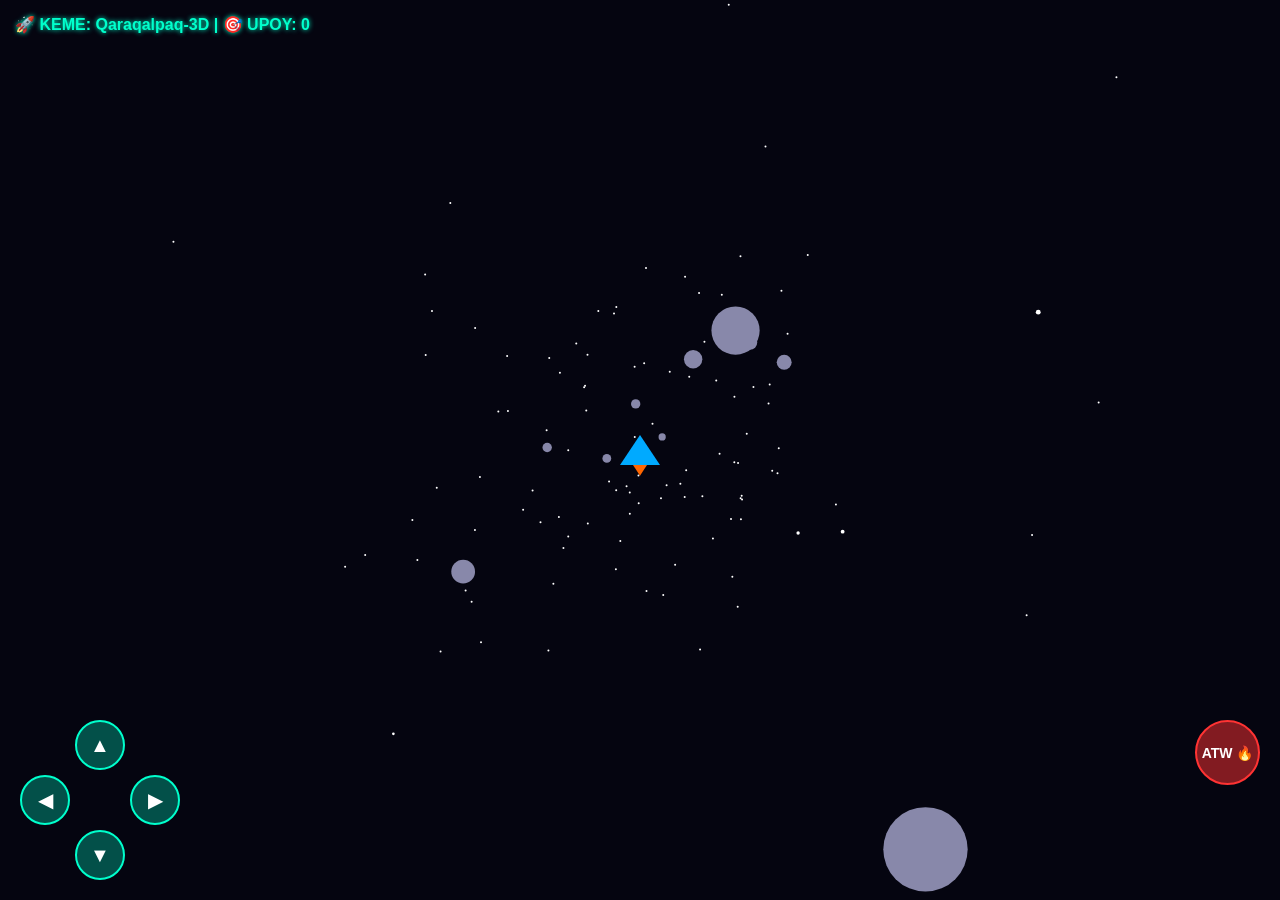
<file: kosmos.html>
<!DOCTYPE html>
<html lang="kk">
<head>
<meta charset="UTF-8">
<meta name="viewport" content="width=device-width, initial-scale=1.0, maximum-scale=1.0, user-scalable=no">
<title>Qaraqalpaq 3D Kosmos Simulator</title>

<style>
* {
  box-sizing: border-box;
  margin: 0;
  padding: 0;
  user-select: none;
}

body {
  background: #050510;
  overflow: hidden;
  font-family: Arial, sans-serif;
  touch-action: none;
}

canvas {
  display: block;
  width: 100vw;
  height: 100vh;
}

#ui {
  position: absolute;
  top: 15px;
  left: 15px;
  color: #00ffcc;
  font-size: 16px;
  font-weight: bold;
  text-shadow: 0 0 5px #00ffcc;
  z-index: 10;
  pointer-events: none;
}

.controls {
  position: absolute;
  bottom: 20px;
  left: 0;
  width: 100%;
  display: flex;
  justify-content: space-between;
  padding: 0 20px;
  z-index: 10;
}

.dpad {
  display: grid;
  grid-template-columns: repeat(3, 50px);
  gap: 5px;
}

.btn {
  width: 50px;
  height: 50px;
  background: rgba(0,255,204,0.3);
  border: 2px solid #00ffcc;
  border-radius: 50%;
  color: white;
  font-size: 20px;
  display: flex;
  align-items: center;
  justify-content: center;
}

.btn:active {
  background: rgba(0,255,204,0.7);
}

.btn-act {
  width: 65px;
  height: 65px;
  background: rgba(255,50,50,0.5);
  border: 2px solid #ff3333;
  font-size: 14px;
  border-radius: 50%;
  color: white;
  display: flex;
  align-items: center;
  justify-content: center;
  font-weight: bold;
}

.btn-act:active {
  background: rgba(255,50,50,0.8);
}
</style>
</head>

<body>

<div id="ui">
  🚀 KEME: Qaraqalpaq-3D |
  🎯 UPOY: <span id="sc">0</span>
</div>

<canvas id="c"></canvas>

<div class="controls">

  <div class="dpad">
    <div></div>
    <div class="btn" id="u">▲</div>
    <div></div>

    <div class="btn" id="l">◀</div>
    <div></div>
    <div class="btn" id="r">▶</div>

    <div></div>
    <div class="btn" id="d">▼</div>
    <div></div>
  </div>

  <div class="btn-act" id="f">ATW 🔥</div>

</div>

<script>
const c = document.getElementById('c');
const ctx = c.getContext('2d');

function resize() {
  c.width = window.innerWidth;
  c.height = window.innerHeight;
}

window.addEventListener('resize', resize);
resize();

// 3D JULDIZLAR

const stars = Array.from({length: 120}, () => ({
  x: (Math.random()-0.5)*80,
  y: (Math.random()-0.5)*80,
  z: Math.random()*100
}));

// KEME

const player = {
  x: 0,
  y: 0,
  score: 0
};

// ASTEROIDLER

const asteroids = Array.from({length: 10}, () => ({
  x: (Math.random()-0.5)*40,
  y: (Math.random()-0.5)*30,
  z: 20+Math.random()*80,
  size: 2
}));

// LAZERLER

const lasers = [];

const keys = {};

// BASQARIW

function bind(id, k) {
  const el = document.getElementById(id);

  el.addEventListener('touchstart', e => {
    e.preventDefault();
    keys[k] = true;
  });

  el.addEventListener('touchend', e => {
    e.preventDefault();
    keys[k] = false;
  });

  el.addEventListener('touchcancel', () => {
    keys[k] = false;
  });

  el.addEventListener('mousedown', () => {
    keys[k] = true;
  });

  el.addEventListener('mouseup', () => {
    keys[k] = false;
  });

  el.addEventListener('mouseleave', () => {
    keys[k] = false;
  });
}

bind('u','u');
bind('d','d');
bind('l','l');
bind('r','r');

document.getElementById('f').addEventListener('touchstart', e => {
  e.preventDefault();
  shoot();
});

document.getElementById('f').addEventListener('click', shoot);

function shoot() {
  lasers.push({
    x: player.x,
    y: player.y,
    z: 2
  });
}

// KLAVIATURA

window.addEventListener('keydown', e => {
  if(e.key === 'ArrowUp' || e.key === 'w') keys.u = true;
  if(e.key === 'ArrowDown' || e.key === 's') keys.d = true;
  if(e.key === 'ArrowLeft' || e.key === 'a') keys.l = true;
  if(e.key === 'ArrowRight' || e.key === 'd') keys.r = true;

  if(e.code === 'Space' && !e.repeat) shoot();
});

window.addEventListener('keyup', e => {
  if(e.key === 'ArrowUp' || e.key === 'w') keys.u = false;
  if(e.key === 'ArrowDown' || e.key === 's') keys.d = false;
  if(e.key === 'ArrowLeft' || e.key === 'a') keys.l = false;
  if(e.key === 'ArrowRight' || e.key === 'd') keys.r = false;
});

// 3D PROEKCIYA

function proj(x, y, z) {
  const s = 300 / (z + 5);

  return {
    x: c.width/2 + x*s,
    y: c.height/2 + y*s,
    scale: s
  };
}

// OYIN

function loop() {

  // KEMENI BASQARIW

  if(keys.l && player.x > -15) player.x -= 0.35;
  if(keys.r && player.x < 15) player.x += 0.35;
  if(keys.u && player.y > -10) player.y -= 0.35;
  if(keys.d && player.y < 10) player.y += 0.35;

  // KOSMOS FONI

  ctx.fillStyle = '#050510';
  ctx.fillRect(0, 0, c.width, c.height);

  // 3D JULDIZLAR

  ctx.fillStyle = '#ffffff';

  stars.forEach(s => {
    s.z -= 0.6;

    if(s.z <= 0) s.z = 100;

    const p = proj(s.x, s.y, s.z);

    ctx.beginPath();
    ctx.arc(
      p.x,
      p.y,
      Math.max(1, p.scale*0.06),
      0,
      Math.PI*2
    );

    ctx.fill();
  });

  // ASTEROIDLER

  ctx.fillStyle = '#8888aa';

  asteroids.forEach(a => {

    a.z -= 0.35;

    if(a.z <= 0) a.z = 90;

    const p = proj(a.x, a.y, a.z);

    ctx.beginPath();
    ctx.arc(
      p.x,
      p.y,
      Math.max(2, a.size*p.scale*0.5),
      0,
      Math.PI*2
    );

    ctx.fill();
  });

  // LAZERLER

  for(let i = lasers.length-1; i >= 0; i--) {

    const l = lasers[i];

    l.z += 2.5;

    const p = proj(l.x, l.y, l.z);

    ctx.fillStyle = '#ff0055';
    ctx.fillRect(p.x-2, p.y-2, 6, 6);

    // ASTEROID PENEN URILISIW

    asteroids.forEach(a => {

      if(
        Math.abs(l.x-a.x) < 2.5 &&
        Math.abs(l.y-a.y) < 2.5 &&
        Math.abs(l.z-a.z) < 4
      ) {

        a.z = 90;
        a.x = (Math.random()-0.5)*40;

        player.score += 10;

        document.getElementById('sc').innerText =
          player.score;

        l.z = 1000;
      }

    });

    if(l.z > 100) {
      lasers.splice(i, 1);
    }
  }

  // 3D KEME

  const p = proj(player.x, player.y, 5);

  ctx.fillStyle = '#00aaff';

  ctx.beginPath();
  ctx.moveTo(p.x, p.y-15);
  ctx.lineTo(p.x-20, p.y+15);
  ctx.lineTo(p.x+20, p.y+15);
  ctx.closePath();
  ctx.fill();

  // KEME OT

  ctx.fillStyle = '#ff6600';

  ctx.beginPath();
  ctx.moveTo(p.x-7, p.y+15);
  ctx.lineTo(p.x, p.y+25+Math.random()*5);
  ctx.lineTo(p.x+7, p.y+15);
  ctx.closePath();
  ctx.fill();

  requestAnimationFrame(loop);
}

loop();

</script>
</body>
</html>
</file>
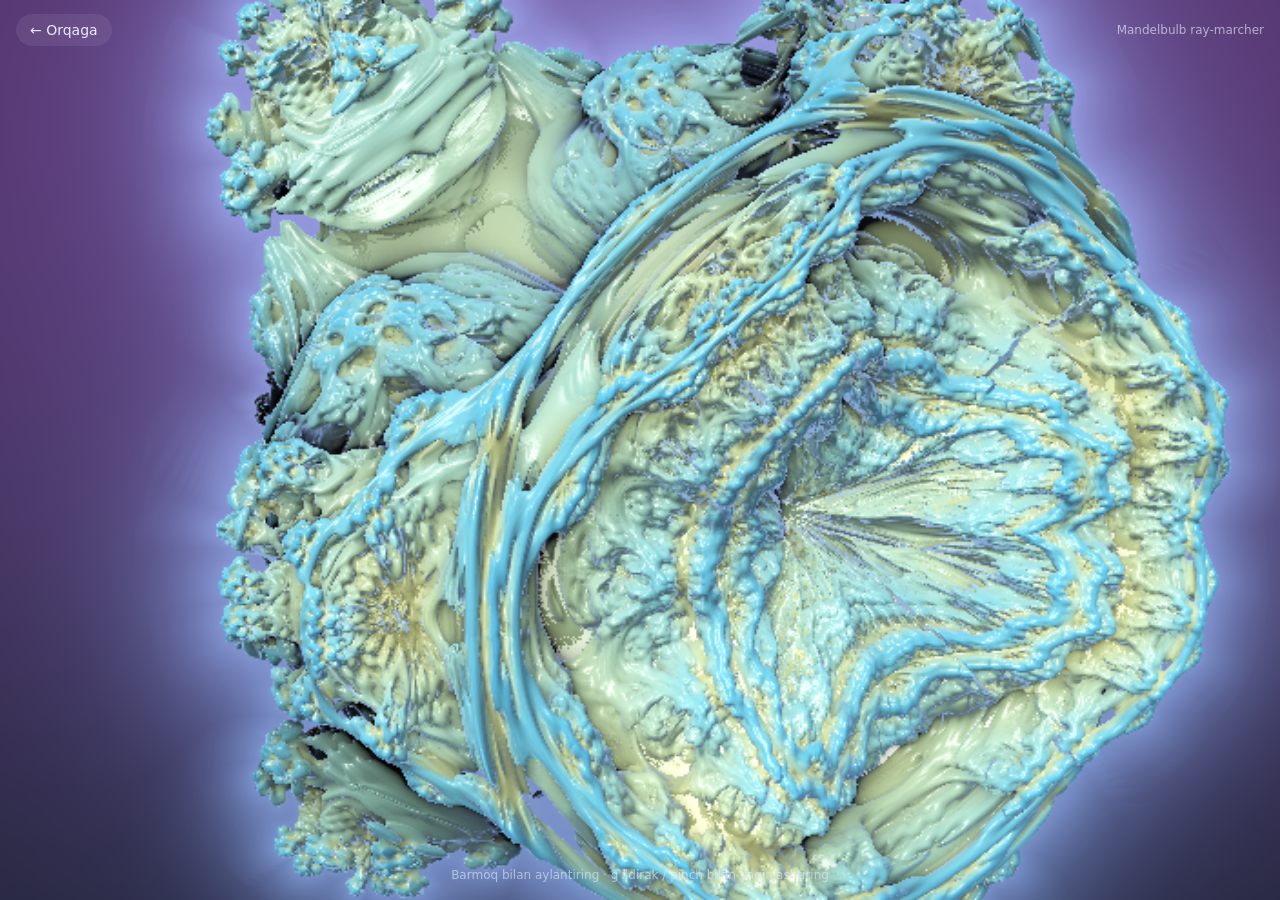
<file: lab.html>
<!DOCTYPE html>
<html lang="uz">
<head>
<meta charset="UTF-8">
<meta name="viewport" content="width=device-width, initial-scale=1, user-scalable=no">
<title>Ramazan | 3D Fractal Lab</title>
<style>
  html, body { margin: 0; height: 100%; overflow: hidden; background: #0b0f1a; font-family: system-ui, sans-serif; color: #e8ecff; }
  canvas { position: fixed; inset: 0; width: 100%; height: 100%; display: block; touch-action: none; }
  .hud { position: fixed; left: 16px; right: 16px; top: 14px; display: flex; justify-content: space-between; align-items: center; pointer-events: none; }
  .hud a { pointer-events: auto; color: #e8ecff; text-decoration: none; padding: 8px 14px; border-radius: 999px; background: rgba(255,255,255,.08); backdrop-filter: blur(8px); font-size: 14px; }
  .hud span { font-size: 12px; opacity: .65; }
  .hint { position: fixed; bottom: 18px; width: 100%; text-align: center; font-size: 12px; opacity: .6; pointer-events: none; }
  #err { position: fixed; inset: 0; display: none; align-items: center; justify-content: center; text-align: center; padding: 24px; }
</style>
</head>
<body>
<canvas id="c"></canvas>
<div class="hud">
  <a href="index.html">&larr; Orqaga</a>
  <span id="fps">Mandelbulb ray-marcher</span>
</div>
<div class="hint">Barmoq bilan aylantiring &middot; g'ildirak / pinch bilan yaqinlashtiring</div>
<div id="err">Brauzeringiz WebGL'ni qo'llab-quvvatlamaydi.</div>

<script id="vs" type="x-shader/x-vertex">
attribute vec2 a;
void main(){ gl_Position = vec4(a, 0.0, 1.0); }
</script>

<script id="fs" type="x-shader/x-fragment">
#ifdef GL_FRAGMENT_PRECISION_HIGH
precision highp float;
#else
precision mediump float;
#endif

uniform vec2  uRes;
uniform float uTime;
uniform vec2  uRot;   // yaw, pitch
uniform float uZoom;  // camera distance

float POWER;

// Distance estimator: .x = distance, .y = orbit trap
vec2 map(vec3 p) {
  vec3 z = p;
  float dr = 1.0, r = 0.0, trap = 1e9;
  for (int i = 0; i < 7; i++) {
    r = length(z);
    if (r > 2.0) break;
    float theta = acos(clamp(z.z / max(r, 1e-6), -1.0, 1.0)) * POWER;
    float phi   = atan(z.y, z.x) * POWER;
    dr = pow(r, POWER - 1.0) * POWER * dr + 1.0;
    float zr = pow(r, POWER);
    z = zr * vec3(sin(theta) * cos(phi), sin(theta) * sin(phi), cos(theta)) + p;
    trap = min(trap, dot(z, z));
  }
  return vec2(0.5 * log(max(r, 1e-6)) * r / dr, trap);
}

vec3 normalAt(vec3 p, float e) {
  vec2 k = vec2(1.0, -1.0);
  return normalize(
    k.xyy * map(p + k.xyy * e).x +
    k.yyx * map(p + k.yyx * e).x +
    k.yxy * map(p + k.yxy * e).x +
    k.xxx * map(p + k.xxx * e).x
  );
}

vec3 palette(float t) {
  return 0.5 + 0.5 * cos(6.2831 * (vec3(1.0, 1.0, 1.0) * t + vec3(0.62, 0.45, 0.25)));
}

void main() {
  POWER = 6.0 + 2.0 * sin(uTime * 0.25);

  vec2 uv = (gl_FragCoord.xy - 0.5 * uRes) / min(uRes.x, uRes.y);

  // Orbit camera
  float cy = cos(uRot.x), sy = sin(uRot.x), cp = cos(uRot.y), sp = sin(uRot.y);
  vec3 ro = uZoom * vec3(sy * cp, sp, cy * cp);
  vec3 fw = normalize(-ro);
  vec3 rt = normalize(cross(vec3(0.0, 1.0, 0.0), fw));
  vec3 up = cross(fw, rt);
  vec3 rd = normalize(fw * 1.6 + rt * uv.x + up * uv.y);

  // Background gradient + soft vignette
  vec3 bg = mix(vec3(0.03, 0.04, 0.09), vec3(0.18, 0.08, 0.30), smoothstep(-0.6, 0.9, uv.y + 0.2));
  bg *= 1.0 - 0.5 * dot(uv, uv);

  float t = max(0.0, uZoom - 1.6);
  float glow = 0.0;
  float minD = 1e9;
  vec2 h = vec2(1.0);
  bool hit = false;
  float steps = 0.0;

  for (int i = 0; i < 110; i++) {
    h = map(ro + rd * t);
    minD = min(minD, h.x);
    float eps = 0.0006 * t;
    if (h.x < eps) { hit = true; steps = float(i); break; }
    t += h.x * 0.9;
    if (t > uZoom + 2.5) break;
    steps = float(i);
  }

  vec3 col = bg;
  col += vec3(0.35, 0.55, 1.0) * exp(-minD * 22.0) * 0.45; // neon halo

  if (hit) {
    vec3 p = ro + rd * t;
    vec3 n = normalAt(p, 0.0012 * t);
    vec3 l = normalize(vec3(0.6, 0.8, 0.5));

    float diff = clamp(dot(n, l), 0.0, 1.0);
    float rim  = pow(1.0 - clamp(dot(n, -rd), 0.0, 1.0), 3.0);
    float ao   = clamp(1.0 - steps / 110.0 * 1.6, 0.0, 1.0);
    float spec = pow(clamp(dot(reflect(-l, n), -rd), 0.0, 1.0), 24.0);

    vec3 base = palette(0.35 * log(h.y + 1.0) + 0.1 * uTime * 0.2);
    col = base * (0.15 + 0.95 * diff) * ao;
    col += rim * vec3(0.4, 0.6, 1.0) * 0.55;
    col += spec * 0.5;
  }

  col = pow(col, vec3(0.4545));          // gamma
  col = mix(col, smoothstep(0.0, 1.0, col), 0.35); // slight contrast
  gl_FragColor = vec4(col, 1.0);
}
</script>

<script>
(function () {
  const canvas = document.getElementById('c');
  const gl = canvas.getContext('webgl', { antialias: false, powerPreference: 'high-performance' });
  if (!gl) { document.getElementById('err').style.display = 'flex'; return; }

  function compile(type, src) {
    const s = gl.createShader(type);
    gl.shaderSource(s, src);
    gl.compileShader(s);
    if (!gl.getShaderParameter(s, gl.COMPILE_STATUS)) {
      const el = document.getElementById('err');
      el.style.display = 'flex';
      el.textContent = 'Shader xatosi: ' + gl.getShaderInfoLog(s);
      throw new Error(gl.getShaderInfoLog(s));
    }
    return s;
  }

  const prog = gl.createProgram();
  gl.attachShader(prog, compile(gl.VERTEX_SHADER, document.getElementById('vs').textContent));
  gl.attachShader(prog, compile(gl.FRAGMENT_SHADER, document.getElementById('fs').textContent));
  gl.linkProgram(prog);
  gl.useProgram(prog);

  const buf = gl.createBuffer();
  gl.bindBuffer(gl.ARRAY_BUFFER, buf);
  gl.bufferData(gl.ARRAY_BUFFER, new Float32Array([-1, -1, 3, -1, -1, 3]), gl.STATIC_DRAW);
  const loc = gl.getAttribLocation(prog, 'a');
  gl.enableVertexAttribArray(loc);
  gl.vertexAttribPointer(loc, 2, gl.FLOAT, false, 0, 0);

  const uRes = gl.getUniformLocation(prog, 'uRes');
  const uTime = gl.getUniformLocation(prog, 'uTime');
  const uRot = gl.getUniformLocation(prog, 'uRot');
  const uZoom = gl.getUniformLocation(prog, 'uZoom');

  // Adaptive resolution: keeps it smooth on phones
  let scale = 0.55;
  function resize() {
    const dpr = Math.min(window.devicePixelRatio || 1, 2);
    canvas.width = Math.max(2, Math.floor(innerWidth * dpr * scale));
    canvas.height = Math.max(2, Math.floor(innerHeight * dpr * scale));
    gl.viewport(0, 0, canvas.width, canvas.height);
  }
  addEventListener('resize', resize);
  resize();

  // Interaction
  let yaw = 0.6, pitch = 0.25, zoom = 3.2;
  let vy = 0.004, vp = 0;          // inertia
  let dragging = false, lx = 0, ly = 0;
  const pointers = new Map();
  let pinchDist = 0;

  canvas.addEventListener('pointerdown', e => {
    canvas.setPointerCapture(e.pointerId);
    pointers.set(e.pointerId, { x: e.clientX, y: e.clientY });
    dragging = true; lx = e.clientX; ly = e.clientY; vy = vp = 0;
    if (pointers.size === 2) {
      const [a, b] = [...pointers.values()];
      pinchDist = Math.hypot(a.x - b.x, a.y - b.y);
    }
  });
  canvas.addEventListener('pointermove', e => {
    if (!pointers.has(e.pointerId)) return;
    pointers.set(e.pointerId, { x: e.clientX, y: e.clientY });
    if (pointers.size === 2) {
      const [a, b] = [...pointers.values()];
      const d = Math.hypot(a.x - b.x, a.y - b.y);
      zoom = Math.min(6, Math.max(1.8, zoom * (pinchDist / d)));
      pinchDist = d;
    } else if (dragging) {
      vy = (e.clientX - lx) * 0.006;
      vp = (e.clientY - ly) * 0.006;
      yaw -= vy; pitch = Math.max(-1.4, Math.min(1.4, pitch + vp));
      lx = e.clientX; ly = e.clientY;
    }
  });
  const end = e => { pointers.delete(e.pointerId); if (!pointers.size) dragging = false; };
  canvas.addEventListener('pointerup', end);
  canvas.addEventListener('pointercancel', end);
  canvas.addEventListener('wheel', e => {
    e.preventDefault();
    zoom = Math.min(6, Math.max(1.8, zoom * (1 + e.deltaY * 0.001)));
  }, { passive: false });

  // Loop + auto quality
  const fpsEl = document.getElementById('fps');
  let last = performance.now(), acc = 0, frames = 0;
  function frame(now) {
    const dt = Math.min(0.05, (now - last) / 1000);
    last = now;

    if (!dragging) {
      yaw -= vy; pitch = Math.max(-1.4, Math.min(1.4, pitch + vp));
      vy += (0.004 - vy) * 0.02;   // ease back to slow auto-rotate
      vp *= 0.95;
    }

    gl.uniform2f(uRes, canvas.width, canvas.height);
    gl.uniform1f(uTime, now / 1000);
    gl.uniform2f(uRot, yaw, pitch);
    gl.uniform1f(uZoom, zoom);
    gl.drawArrays(gl.TRIANGLES, 0, 3);

    acc += dt; frames++;
    if (acc > 1) {
      const fps = frames / acc;
      fpsEl.textContent = 'Mandelbulb \u00b7 ' + Math.round(fps) + ' FPS';
      if (fps < 24 && scale > 0.3) { scale -= 0.08; resize(); }
      else if (fps > 55 && scale < 0.9) { scale += 0.05; resize(); }
      acc = 0; frames = 0;
    }
    requestAnimationFrame(frame);
  }
  requestAnimationFrame(frame);
})();
</script>
</body>
</html>
</file>
